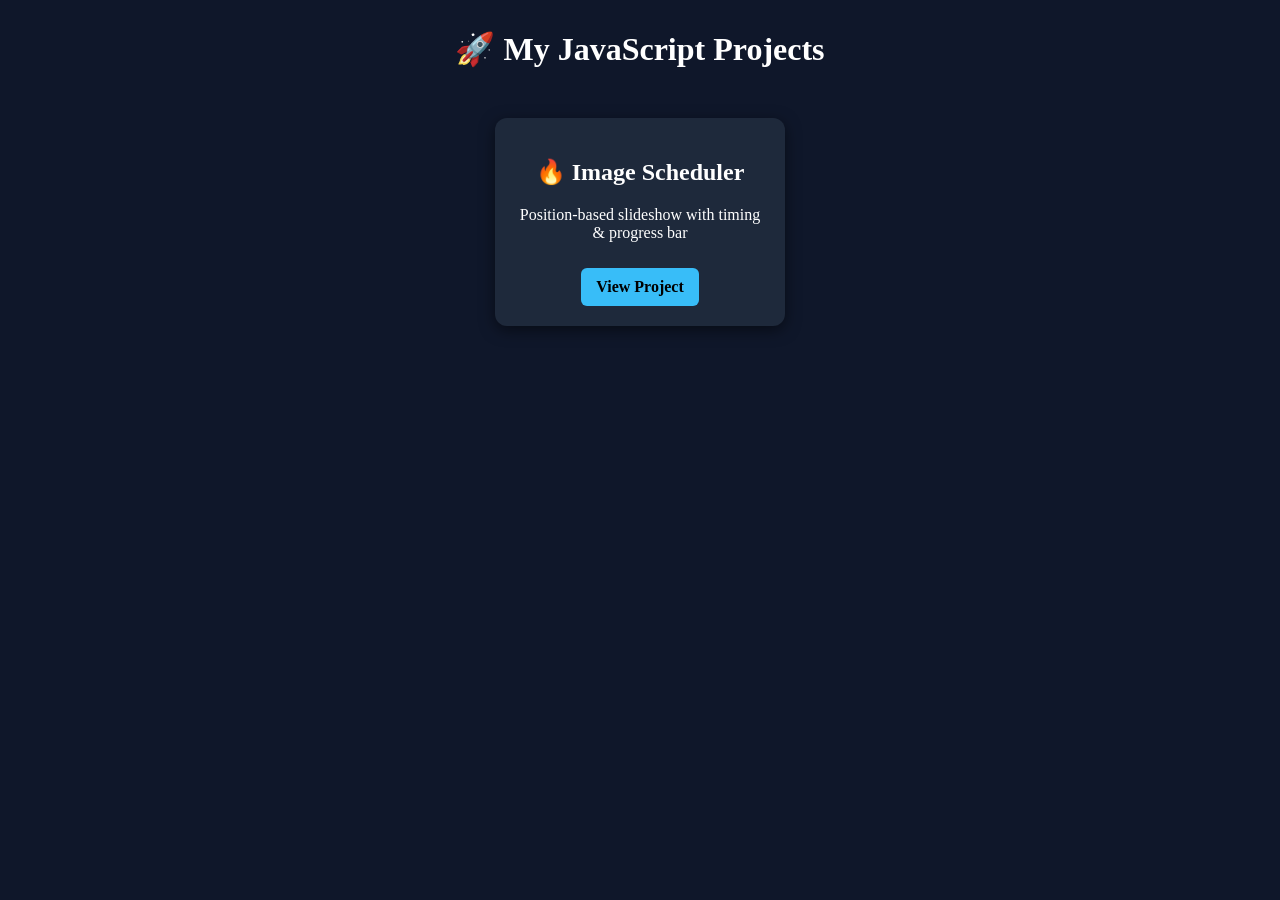
<file: index.html>
<!DOCTYPE html>
<html>
<head>
  <title>My JS Projects</title>

  <style>
    body {
      margin: 0;
      font-family: 'Segoe UI';
      background: #0f172a;
      color: white;
      text-align: center;
    }

    h1 {
      margin: 30px 0;
    }

    .container {
      display: flex;
      justify-content: center;
      gap: 20px;
      flex-wrap: wrap;
      padding: 20px;
    }

    .card {
      background: #1e293b;
      padding: 20px;
      border-radius: 12px;
      width: 250px;
      transition: 0.3s;
      box-shadow: 0 4px 15px rgba(0,0,0,0.5);
    }

    .card:hover {
      transform: translateY(-10px);
      box-shadow: 0 0 20px #38bdf8;
    }

    a {
      text-decoration: none;
      color: white;
    }

    .btn {
      display: inline-block;
      margin-top: 10px;
      padding: 10px 15px;
      background: #38bdf8;
      border-radius: 6px;
      color: black;
      font-weight: bold;
    }
  </style>
</head>

<body>

<h1>🚀 My JavaScript Projects</h1>

<div class="container">

  <!-- Project Card -->
  <div class="card">
    <h2>🔥 Image Scheduler</h2>
    <p>Position-based slideshow with timing & progress bar</p>
    <a href="image-scheduler/" class="btn">View Project</a>
  </div>

</div>

</body>
</html>
</file>
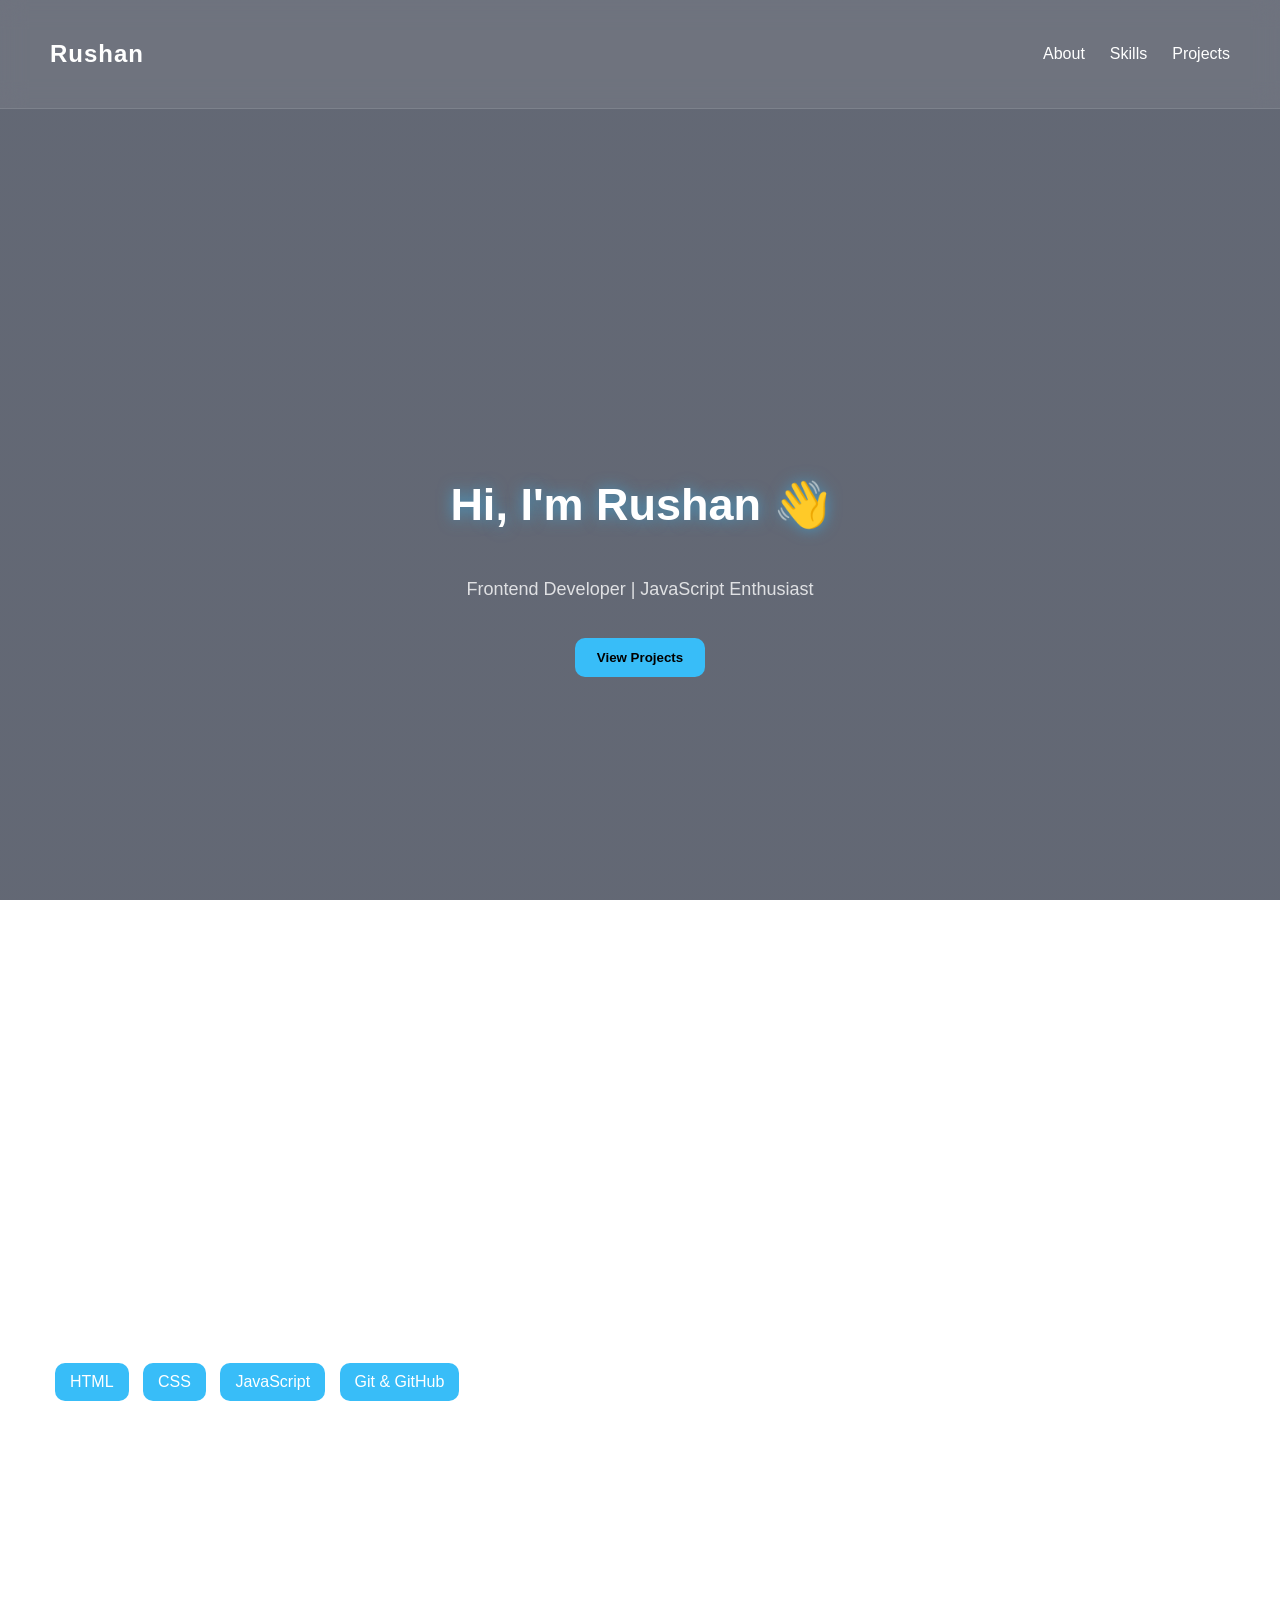
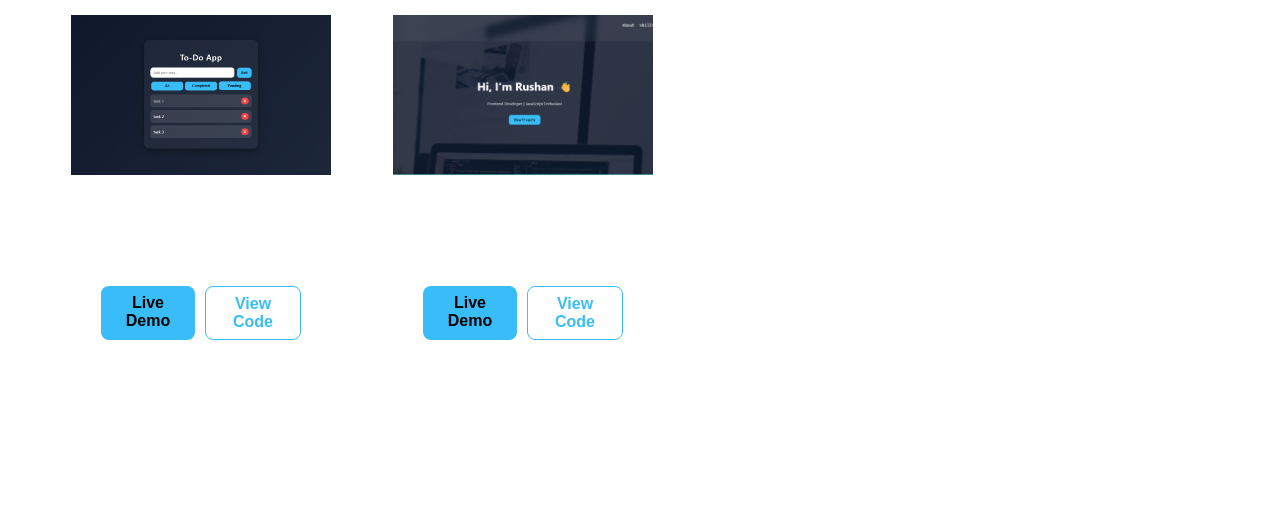
<file: portfolio/index.html>
<!DOCTYPE html>
<html lang="en">
<head>
    <meta charset="UTF-8">
    <meta name="viewport" content="width=device-width, initial-scale=1.0">
    <title>Rushan Portfolio</title>
    <link rel="stylesheet" href="style.css">
</head>
<body>
    <!-- Navbar -->
     <nav class="navbar">
        <h2>Rushan</h2>
        <ul>
            <li><a href="#about">About</a></li>
            <li><a href="#skills">Skills</a></li>
            <li><a href="#projects">Projects</a></li>
        </ul>
     </nav>

     <!-- Hero -->
      <section class=" hero">
        <h1>Hi, I'm Rushan 👋</h1>
        <p>Frontend Developer | JavaScript Enthusiast</p>
        <button onclick="scrollToProjects()">View Projects</button>
      </section>

      <!-- About -->
       <section id="about">
        <h2>About Me</h2>
        <p>I am a passionate frontend developer focused on building modern and responsive, and user-friendly web applications.</p>
       </section>

       <!-- skills -->
        <section id="skills">
            <h2>Skills</h2>
            <div class="skills">
                <span>HTML</span>
                <span>CSS</span>
                <span>JavaScript</span>
                <span>Git & GitHub</span>
            </div>
        </section>

        <!-- Projects -->
         <section id="projects">
            <h2>Projects</h2>

            <div class="projects-container">
                <!-- Project 1 -->
            <div class="project-card">
                <img src="img/todo-app-img.png" alt="Todo App">
                <h3>To-Do App</h3>
                <p>Task manager with local storage & modern UI.</p>
                <div class="buttons">
                    <a href="https://rushan-todo-app.netlify.app/" target="_blank" class="btn">Live Demo</a>
                    <a href="https://github.com/RushanAnsari/JavaScript-projects/tree/main/todo-app" target="_blank" class="btn code">View Code</a>
                </div>
            </div>
            <!-- Project 2 -->
            <div class="project-card">
                <img src="img/portfolio-img.png" alt="Portfolio">
                <h3>Portfolio Website</h3>
                <p>Responsive personal portfolio with modern UI.</p>

                <div class="buttons">
                    <a href="https://rushan-portfolio.netlify.app/" target="_blank" class="btn">Live Demo</a>
                    <a href="https://github.com/RushanAnsari/JavaScript-projects/tree/main/portfolio" target="_blank" class="btn code">View Code</a>
                </div>
            </div>
         </section>

         <!-- Footer -->
          <footer>
            <p>© 2026 Rushan Ansari</p>
          </footer>
         <script src="script.js"></script>
</body>
</html>
</file>
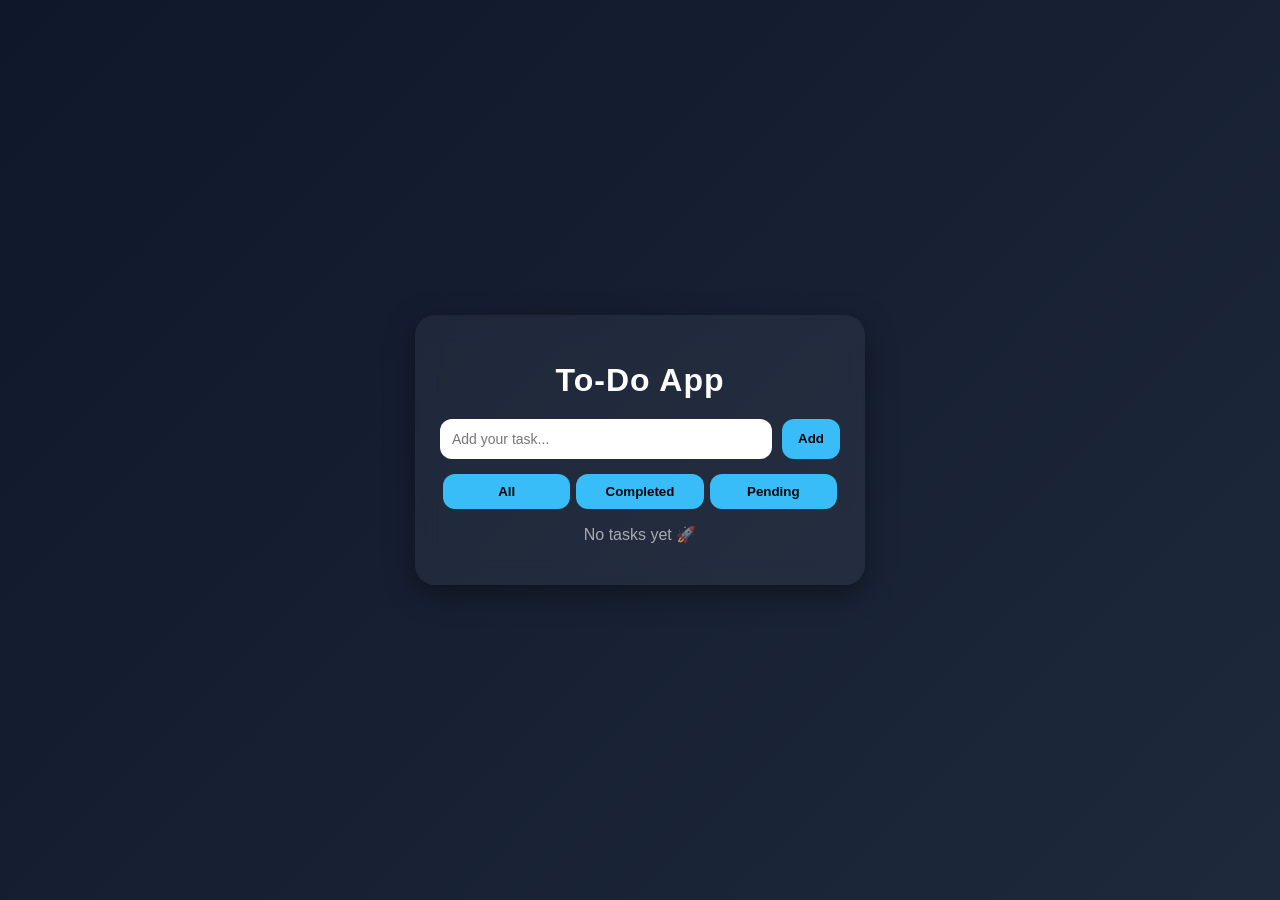
<file: todo-app/index.html>
<!DOCTYPE html>
<html lang="en">
<head>
    <meta charset="UTF-8">
    <title>Smart To-Do App</title>
    <link rel="stylesheet" href="style.css">
</head>
<body>

<div class="container">
    <h1>To-Do App</h1>

    <!-- Input -->
    <div class="input-section">
        <input type="text" id="taskInput" placeholder="Add your task...">
        <button onclick="addTask()">Add</button>
    </div>

    <!-- Filters -->
    <div class="filters">
        <button onclick="filterTasks('all')">All</button>
        <button onclick="filterTasks('completed')">Completed</button>
        <button onclick="filterTasks('pending')">Pending</button>
    </div>

    <!-- Task List -->
    <ul id="taskList"></ul>
</div>

<script src="script.js"></script>
</body>
</html>
</file>
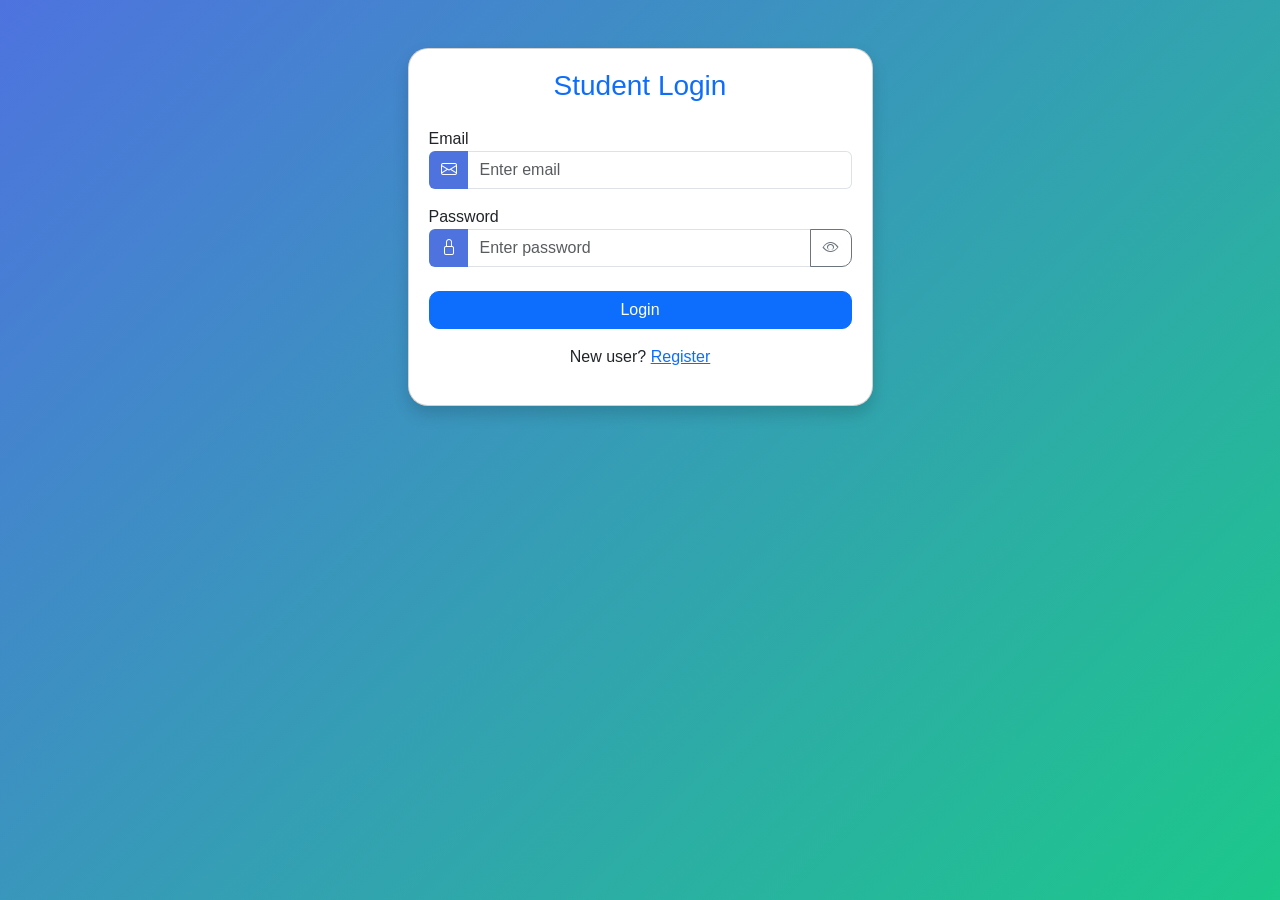
<file: student-portal/login.html>
<!doctype html>
<html lang="en">
  <head>
    <meta charset="UTF-8" />
    <meta name="viewport" content="width=device-width, initial-scale=1.0" />
    <title>Student Login</title>
    <link
      href="https://cdn.jsdelivr.net/npm/bootstrap@5.3.0/dist/css/bootstrap.min.css"
      rel="stylesheet"
    />
    <link
      href="https://cdn.jsdelivr.net/npm/bootstrap-icons@1.11.3/font/bootstrap-icons.css"
      rel="stylesheet"
    />
    <link href="css/style.css" rel="stylesheet" />
  </head>
  <body>
    <div class="container py-5">
      <div class="col-md-5 mx-auto">
        <div class="card shadow">
          <h3 class="text-center text-primary mb-4">Student Login</h3>

          <form onsubmit="return validateLogin();">
            <!-- Email -->
            <div class="mb-3">
              <label>Email</label>
              <div class="input-group">
                <span class="input-group-text"
                  ><i class="bi bi-envelope"></i
                ></span>
                <input
                  type="email"
                  id="email"
                  class="form-control"
                  placeholder="Enter email"
                />
              </div>
              <small id="emailError" class="text-danger"></small>
            </div>

            <!-- Password -->
            <div class="mb-3">
              <label>Password</label>
              <div class="input-group">
                <!-- Lock Icon -->
                <span class="input-group-text">
                  <i class="bi bi-lock"></i>
                </span>

                <!-- Password Input -->
                <input
                  type="password"
                  id="password"
                  class="form-control"
                  placeholder="Enter password"
                />

                <!-- Toggle Button -->
                <button
                  type="button"
                  class="btn btn-outline-secondary"
                  onclick="togglePass()"
                >
                  <i id="eyeIcon" class="bi bi-eye"></i>
                </button>
              </div>
              <small id="passError" class="text-danger"></small>
            </div>

            <button class="btn btn-primary w-100 mt-2">Login</button>

            <p class="text-center mt-3">
              New user? <a href="register.html">Register</a>
            </p>
          </form>
        </div>
      </div>
    </div>
    <script>
      // Show/hide Password
      function togglePass() {
        let pass = document.getElementById("password");
        let icon = document.getElementById("eyeIcon");
        
        if (pass.type === "password") {
          pass.type = "text";
          icon.classList.remove("bi-eye");
          icon.classList.add("bi-eye-slash");
        } else {
          pass.type = "password";
          icon.classList.remove("bi-eye-slash");
          icon.classList.add("bi-eye");
        }
      }

      // real-time Email validation
      document.getElementById("email").addEventListener("keyup", function () {
        let regex = /^[^\s@]+@[^\s@]+\.[^\s@]+$/;

        document.getElementById("emailError").innerText = regex.test(this.value)
          ? ""
          : "Invalid email format";
      });

      // Real-time Password Validation
      document
        .getElementById("password")
        .addEventListener("keyup", function () {
          let val = this.value;

          document.getElementById("passError").innerText =
            val.length >= 6 ? "" : "Minimum 6 characters required";
        });

      // Final submit validation
      function validateLogin() {
        let email = document.getElementById("email").value;
        let password = document.getElementById("password").value;

        if (email == "" || password == "") {
          alert("Please fill all fields!");
          return false;
        }
        return true;
      }
    </script>
  </body>
</html>
</file>
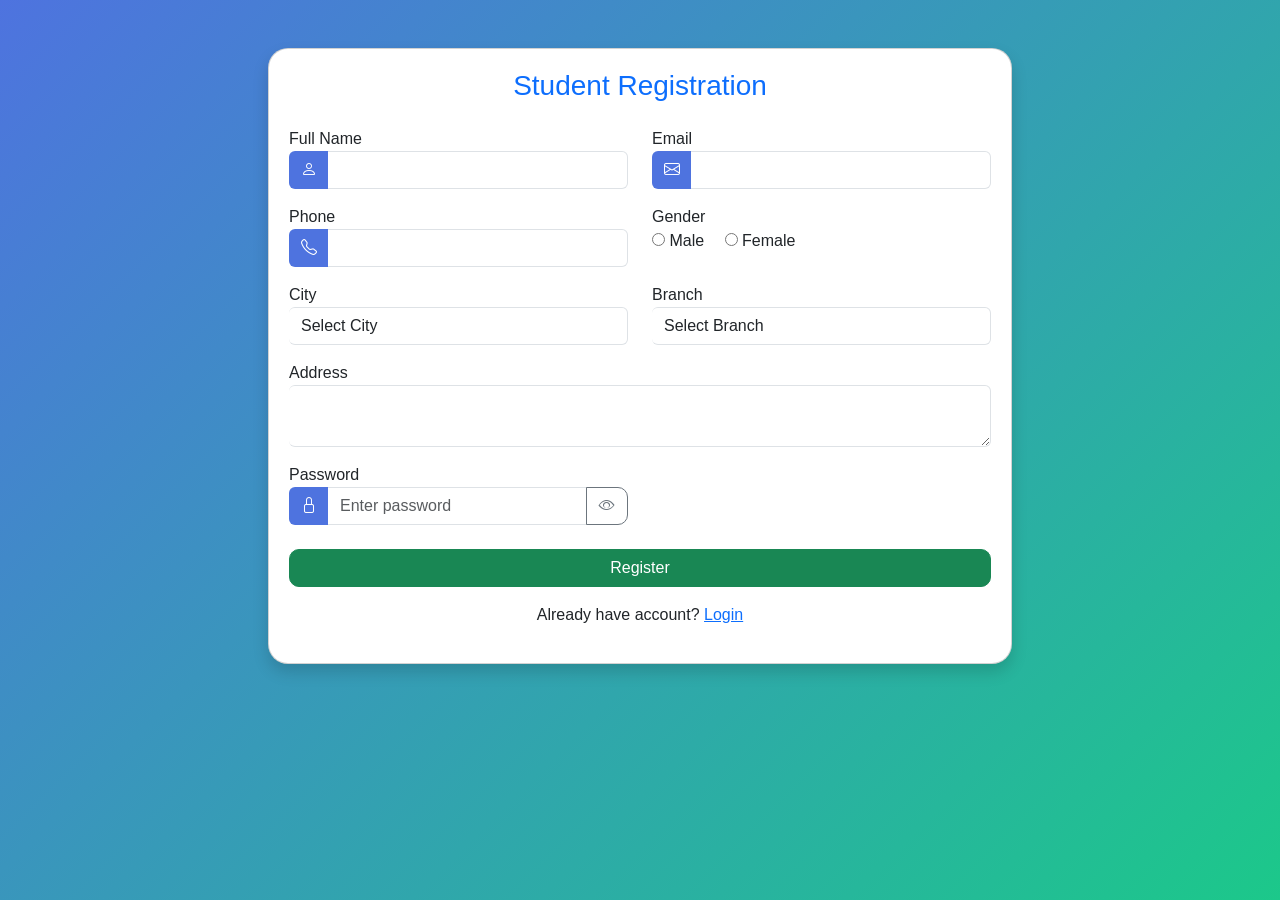
<file: student-portal/register.html>
<!doctype html>
<html>
  <head>
    <title>Student Register</title>

    <!-- Bootstrap -->
    <link
      href="https://cdn.jsdelivr.net/npm/bootstrap@5.3.0/dist/css/bootstrap.min.css"
      rel="stylesheet"
    />

    <!-- Bootstrap Icons -->
    <link
      href="https://cdn.jsdelivr.net/npm/bootstrap-icons/font/bootstrap-icons.css"
      rel="stylesheet"
    />

    <link href="css/style.css" rel="stylesheet" />
  </head>

  <body>
    <div class="container py-5">
      <div class="col-md-8 mx-auto">
        <div class="card shadow">
          <h3 class="text-center text-primary mb-4">Student Registration</h3>

          <form onsubmit="return validateForm();">
            <div class="row">
              <!-- Name -->
              <div class="col-md-6 mb-3">
                <label>Full Name</label>
                <div class="input-group">
                  <span class="input-group-text"
                    ><i class="bi bi-person"></i
                  ></span>
                  <input type="text" id="name" class="form-control" />
                </div>
                <small id="nameError" class="text-danger"></small>
              </div>

              <!-- Email -->
              <div class="col-md-6 mb-3">
                <label>Email</label>
                <div class="input-group">
                  <span class="input-group-text"
                    ><i class="bi bi-envelope"></i
                  ></span>
                  <input type="email" id="email" class="form-control" />
                </div>
                <small id="emailError" class="text-danger"></small>
              </div>

              <!-- Phone -->
              <div class="col-md-6 mb-3">
                <label>Phone</label>
                <div class="input-group">
                  <span class="input-group-text"
                    ><i class="bi bi-telephone"></i
                  ></span>
                  <input type="text" id="phone" class="form-control" />
                </div>
                <small id="phoneError" class="text-danger"></small>
              </div>

              <!-- Gender -->
              <div class="col-md-6 mb-3">
                <label>Gender</label><br />
                <input type="radio" name="gender" /> Male
                <input type="radio" name="gender" class="ms-3" /> Female
              </div>

              <!-- City -->
              <div class="col-md-6 mb-3">
                <label>City</label>
                <select class="form-control">
                  <option>Select City</option>
                  <option>Indore</option>
                  <option>Delhi</option>
                </select>
              </div>

              <!-- Branch -->
              <div class="col-md-6 mb-3">
                <label>Branch</label>
                <select class="form-control">
                  <option>Select Branch</option>
                  <option>CS</option>
                  <option>Mechanical</option>
                </select>
              </div>

              <!-- Address -->
              <div class="col-12 mb-3">
                <label>Address</label>
                <textarea class="form-control"></textarea>
              </div>

              <!-- Password -->
              <div class="col-md-6 mb-3">
                <label>Password</label>
                <div class="input-group">
                  <!-- Lock Icon -->
                  <span class="input-group-text">
                    <i class="bi bi-lock"></i>
                  </span>

                  <!-- Password Input -->
                  <input
                    type="password"
                    id="password"
                    class="form-control"
                    placeholder="Enter password"
                  />

                  <!-- Toggle Button -->
                  <button
                    type="button"
                    class="btn btn-outline-secondary"
                    onclick="togglePass()"
                  >
                    <i id="eyeIcon" class="bi bi-eye"></i>
                  </button>
                </div>
                <small id="strength"></small>
              </div>
            </div>

            <button id="btn" class="btn btn-success w-100 mt-2">
              Register
            </button>

            <p class="text-center mt-3">
              Already have account? <a href="login.html">Login</a>
            </p>
          </form>
        </div>
      </div>
    </div>

    <script>
      // Show/Hide Password
      function togglePass() {
        let pass = document.getElementById("password");
        let icon = document.getElementById("eyeIcon");
        

        // console.log(pass);  debug
        
        if (pass.type === "password") {
          pass.type = "text";
          icon.classList.remove("bi-eye");
          icon.classList.add("bi-eye-slash");
        } else {
          pass.type = "password";
          icon.classList.remove("bi-eye-slash");
          icon.classList.add("bi-eye");
        }
      }

      // Real-time Validation
      document.getElementById("name").addEventListener("keyup", function () {
        let regex = /^[A-Za-z]+(?:\s[A-Za-z]+)+$/;
        document.getElementById("nameError").innerText = regex.test(this.value)
          ? ""
          : "Enter full name (first & last name)";
      });

      document.getElementById("email").addEventListener("keyup", function () {
        let regex = /^[^\s@]+@[^\s@]+\.[^\s@]+$/;
        document.getElementById("emailError").innerText = regex.test(this.value)
          ? ""
          : "Invalid email";
      });

      document.getElementById("phone").addEventListener("keyup", function () {
        let regex = /^[0-9]{10}$/;
        document.getElementById("phoneError").innerText = regex.test(this.value)
          ? ""
          : "Enter 10 digit number";
      });

      // Password Strength
      document
        .getElementById("password")
        .addEventListener("keyup", function () {
          let val = this.value;
          let strength = document.getElementById("strength");

          if (val.length < 6) {
            strength.innerText = "Weak";
            strength.style.color = "red";
          } else if (val.match(/[0-9]/) && val.match(/[A-Z]/)) {
            strength.innerText = "Strong";
            strength.style.color = "green";
          } else {
            strength.innerText = "Medium";
            strength.style.color = "orange";
          }
        });

      // Final Submit Validation
      function validateForm() {
        let name = document.getElementById("name").value;
        let email = document.getElementById("email").value;
        let phone = document.getElementById("phone").value;

        if (name == "" || email == "" || phone == "") {
          alert("Please fill all required fields!");
          return false;
        }
        return true;
      }
    </script>
  </body>
</html>
</file>
<file: portfolio/style.css>
body {
  margin: 0;
  font-family: "Segoe UI", sans-serif;

  background:
    linear-gradient(rgba(15, 23, 42, 0.65), rgba(15, 23, 42, 0.65)),
    url("https://images.unsplash.com/photo-1519389950473-47ba0277781c?auto=format&fit=crop&w=1600&q=80");

  background-size: cover;
  background-position: center;
  background-attachment: fixed;

  color: white;
}

/* Navbar */
.navbar {
  display: flex;
  justify-content: space-between;
  align-items: center;
  padding: 20px 50px;
  position: sticky;
  top: 0;
  background: rgba(255, 255, 255, 0.08);
  backdrop-filter: blur(12px);
  border-bottom: 1px solid rgba(255, 255, 255, 0.1);
  z-index: 1000;
}

.navbar h2 {
  letter-spacing: 1px;
}

.navbar ul {
  display: flex;
  list-style: none;
  gap: 25px;
}

.navbar a {
  color: white;
  text-decoration: none;
  font-weight: 500;
  transition: 0.3s;
}
.navbar a:hover {
  color: #38bdf8;
}

/* hero */
.hero {
  height: 100vh;
  display: flex;
  text-align: center;
  flex-direction: column;
  justify-content: center;
  align-items: center;
  text-align: center;
  padding: 0 20px;
}

.hero h1 {
  font-size: 45px;
  text-shadow: 0 0 15px rgba(56, 189, 248, 0.6);
}

.hero button {
  margin-top: 20px;
  padding: 12px 22px;
  border: none;
  border-radius: 10px;
  background: #38bdf8;
  cursor: pointer;
  font-weight: bold;
  transition: 0.3s;
}

.hero button:hover {
  transform: scale(1.05);
  box-shadow: 0 0 20px rgba(56, 189, 248, 0.6);
}

.hero p {
  font-size: 18px;
  margin-top: 10px;
  opacity: 0.8;
}

/* sections */
section {
  padding: 60px 50px;
}

/* Skills */
.skills span {
  background: #38bdf8;
  padding: 10px 15px;
  margin: 5px;
  display: inline-block;
  border-radius: 10px;
}

/* Projects */
.projects-container {
  display: flex;
  gap: 20px;
  flex-wrap: wrap;
}

.project-card {
  background: rgba(255, 255, 255, 0.08);
  border-radius: 15px;
  overflow: hidden;
  padding: 20px;
  width: 260px;
  backdrop-filter: blur(10px);
  border: 1px solid rgba(255, 255, 255, 0.1);
}
/* Image */
.project-card img {
  width: 100%;
  height: 160px;
  object-fit: cover;
}
.project-card:hover {
  transform: translateY(-10px) scale(1.03);
  box-shadow: 0 10px 30px rgba(0, 0, 0, 0.5);
}

/* content spacing */
.project-card h3,
.project-card p,
.project-card .buttons {
  padding: 0 15px;
}

.project-card p {
  font-size: 14px;
  opacity: 0.8;
}

/* Buttons container */
.buttons {
  margin: 15px;
  display: flex;
  gap: 10px;
}

.btn {
  flex: 1;
  text-align: center;
  padding: 8px;
  border-radius: 8px;
  text-decoration: none;
  background: #38bdf8;
  color: black;
  font-weight: 600;
  transition: 0.3s;
}

.btn.code {
  background: transparent;
  border: 1px solid #38bdf8;
  color: #38bdf8;
}

.btn:hover {
  background: #0ea5e9;
}

.btn.code:hover {
  background: #38bdf8;
  color: black;
}

/* Footer */
footer {
  text-align: center;
  padding: 20px;
  opacity: 0.7;
}

@media (max-width: 768px) {
  .navbar {
    flex-direction: column;
    align-items: center;
  }

  .hero h1 {
    font-size: 30px;
  }

  section {
    padding: 30px 20px;
  }
  .projects-container {
    justify-content: center;
  }
}
</file>
<file: todo-app/style.css>
body {
    margin: 0;
    font-family: 'Segoe UI', sans-serif;
    background: linear-gradient(135deg, #0f172a, #1e293b);
    display: flex;
    justify-content: center;
    align-items: center;
    height: 100vh;
}

/* Glass Card */
.container {
    width: 400px;
    padding: 25px;
    border-radius: 20px;
    background: rgba(255, 255, 255, 0.05);
    backdrop-filter: blur(12px);
    box-shadow: 0 8px 30px rgba(0,0,0,0.4);
    color: white;
}

h1 {
    text-align: center;
    margin-bottom: 20px;
    font-weight: 600;
    letter-spacing: 1px;
}

/* Input Section */
.input-section {
    display: flex;
    gap: 10px;
    margin-bottom: 15px;
}

input {
    flex: 1;
    padding: 12px;
    border-radius: 12px;
    border: none;
    outline: none;
    font-size: 14px;
}

/* Buttons */
button {
    padding: 10px 16px;
    border-radius: 12px;
    border: none;
    cursor: pointer;
    background: #38bdf8;
    color: black;
    font-weight: 600;
    transition: 0.3s;
}

button:hover {
    background: #0ea5e9;
}

/* Filters */
.filters {
    display: flex;
    justify-content: space-between;
    margin-bottom: 15px;
}

.filters button {
    flex: 1;
    margin: 0 3px;
}

/* Task List */
ul {
    list-style: none;
    padding: 0;
}

li {
    background: rgba(255,255,255,0.1);
    margin-top: 10px;
    padding: 12px;
    border-radius: 12px;
    display: flex;
    justify-content: space-between;
    align-items: center;
    transition: 0.3s;
}

li:hover {
    transform: scale(1.02);
}

li span {
    cursor: pointer;
}

/* Delete Button */
li button {
    background: #ef4444;
    color: white;
    padding: 6px 10px;
}

li button:hover {
    background: #dc2626;
}

/* Completed */
.completed {
    text-decoration: line-through;
    opacity: 0.6;
}
</file>
<file: student-portal/css/style.css>
body{
    background: linear-gradient(135deg, #4e73df, #1cc88a);
    min-height: 100vh;
    font-family: Arial, sans-serif;
}

.card{
    border-radius: 20px;
    padding: 20px;
    animation: fadeIn 0.8s ease-in-out;
}

.input-group-text{
    background: #4e73df;
    color: white;
    border: none;
}

.form-control {
    border-left: none;
}

.form-control:focus{
    box-shadow: 0 0 5px #4e73df;
    border-color: #4e73df;
}

.btn{
    border-radius: 10px;
    transition: 0.3s;
}

.btn:hover{
    transform: scale(1.03);
}

@keyframes fadeIn {
    from {
        opacity: 0;
        transform: translateY(20px);
    }
    to{
        opacity: 1;
        transform: translateY(0);
    }

    small{
        font-size: 12px;
    }
}

/* Remove default password eye icon */
input[type="password"]::-ms-reveal,
input[type="password"]::-ms-clear,
input[type="password"]::-webkit-credentials-auto-fill-button {
    display: none !important;
    visibility: hidden;
}
</file>
